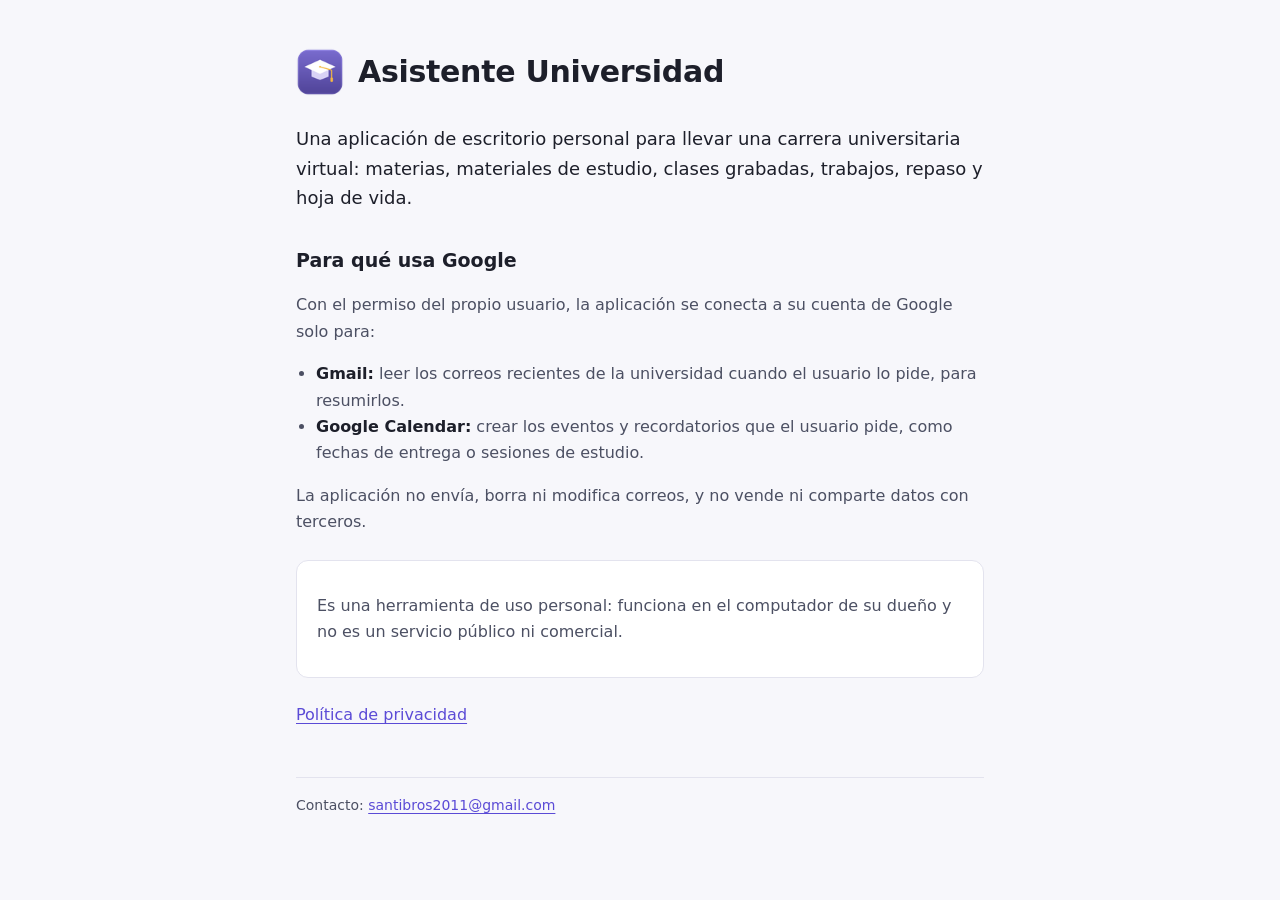
<file: index.html>
<!doctype html>
<html lang="es">
<head>
  <meta charset="utf-8">
  <meta name="viewport" content="width=device-width, initial-scale=1">
  <title>Asistente Universidad</title>
  <meta name="description" content="Aplicación de escritorio personal para organizar los estudios universitarios.">
  <link rel="icon" href="icono.png">
  <link rel="stylesheet" href="estilos.css">
</head>
<body>
  <main>
    <header>
      <img src="icono.png" alt="">
      <h1>Asistente Universidad</h1>
    </header>

    <p class="lead">Una aplicación de escritorio personal para llevar una carrera universitaria virtual: materias, materiales de estudio, clases grabadas, trabajos, repaso y hoja de vida.</p>

    <h2>Para qué usa Google</h2>
    <p>Con el permiso del propio usuario, la aplicación se conecta a su cuenta de Google solo para:</p>
    <ul>
      <li><strong>Gmail:</strong> leer los correos recientes de la universidad cuando el usuario lo pide, para resumirlos.</li>
      <li><strong>Google Calendar:</strong> crear los eventos y recordatorios que el usuario pide, como fechas de entrega o sesiones de estudio.</li>
    </ul>
    <p>La aplicación no envía, borra ni modifica correos, y no vende ni comparte datos con terceros.</p>

    <div class="caja">
      <p>Es una herramienta de uso personal: funciona en el computador de su dueño y no es un servicio público ni comercial.</p>
    </div>

    <p><a href="privacidad.html">Política de privacidad</a></p>

    <footer>Contacto: <a href="mailto:santibros2011@gmail.com">santibros2011@gmail.com</a></footer>
  </main>
</body>
</html>
</file>
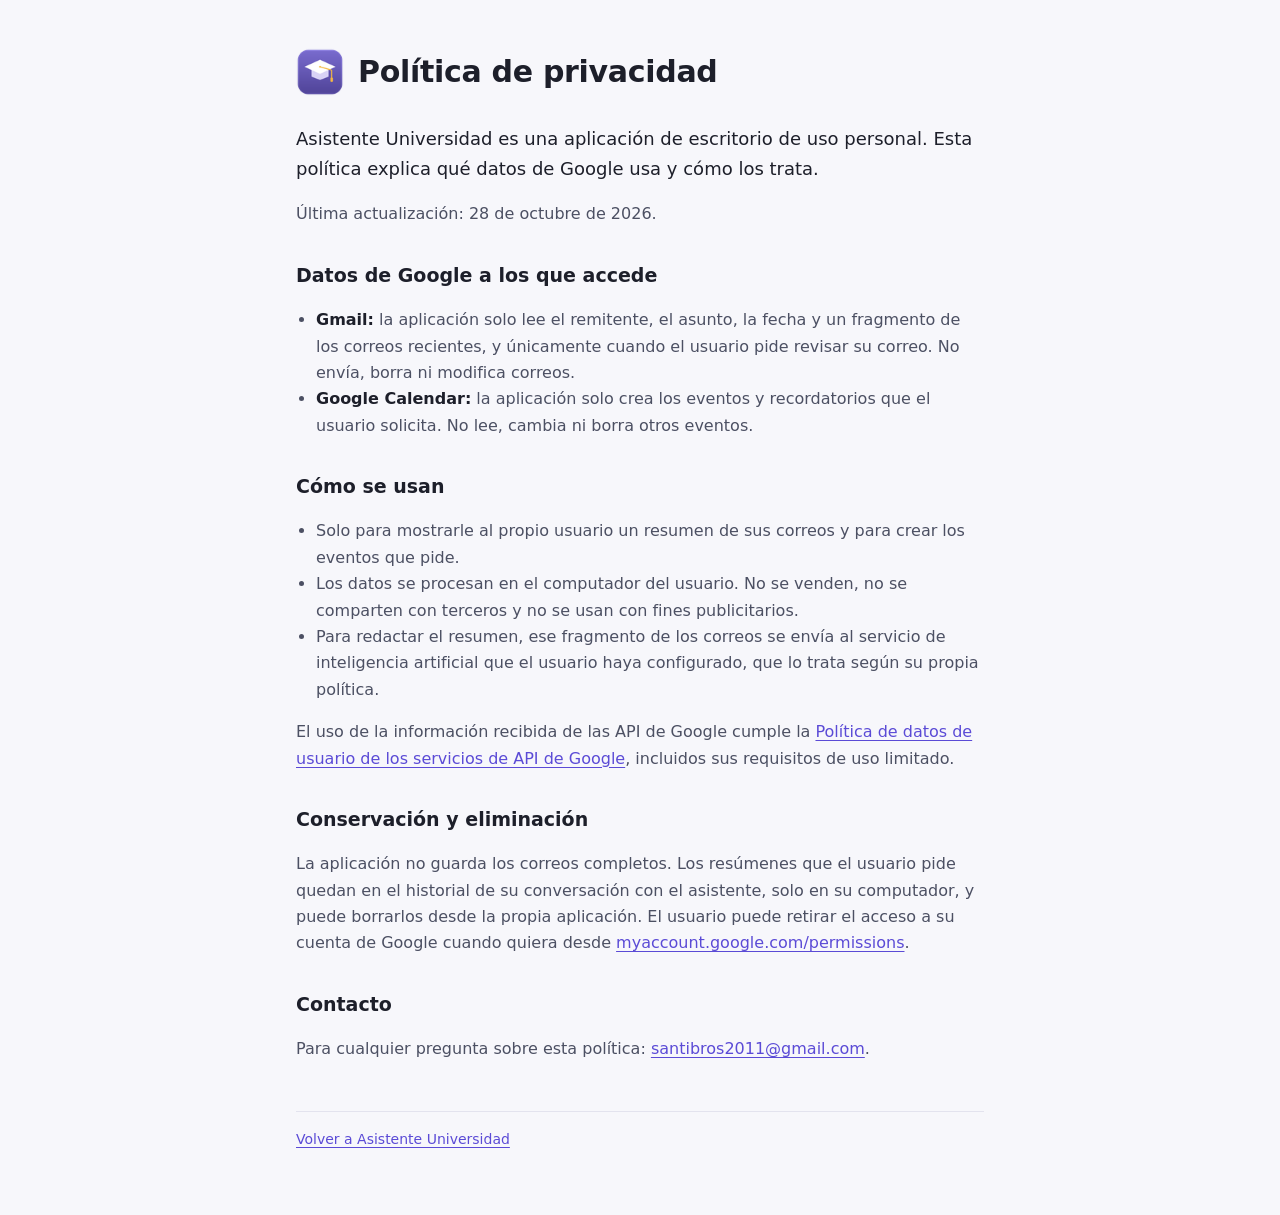
<file: privacidad.html>
<!doctype html>
<html lang="es">
<head>
  <meta charset="utf-8">
  <meta name="viewport" content="width=device-width, initial-scale=1">
  <title>Política de privacidad · Asistente Universidad</title>
  <meta name="description" content="Qué datos de Google usa Asistente Universidad y cómo los trata.">
  <link rel="icon" href="icono.png">
  <link rel="stylesheet" href="estilos.css">
</head>
<body>
  <main>
    <header>
      <img src="icono.png" alt="">
      <h1>Política de privacidad</h1>
    </header>

    <p class="lead">Asistente Universidad es una aplicación de escritorio de uso personal. Esta política explica qué datos de Google usa y cómo los trata.</p>
    <p>Última actualización: 28 de octubre de 2026.</p>

    <h2>Datos de Google a los que accede</h2>
    <ul>
      <li><strong>Gmail:</strong> la aplicación solo lee el remitente, el asunto, la fecha y un fragmento de los correos recientes, y únicamente cuando el usuario pide revisar su correo. No envía, borra ni modifica correos.</li>
      <li><strong>Google Calendar:</strong> la aplicación solo crea los eventos y recordatorios que el usuario solicita. No lee, cambia ni borra otros eventos.</li>
    </ul>

    <h2>Cómo se usan</h2>
    <ul>
      <li>Solo para mostrarle al propio usuario un resumen de sus correos y para crear los eventos que pide.</li>
      <li>Los datos se procesan en el computador del usuario. No se venden, no se comparten con terceros y no se usan con fines publicitarios.</li>
      <li>Para redactar el resumen, ese fragmento de los correos se envía al servicio de inteligencia artificial que el usuario haya configurado, que lo trata según su propia política.</li>
    </ul>
    <p>El uso de la información recibida de las API de Google cumple la <a href="https://developers.google.com/terms/api-services-user-data-policy">Política de datos de usuario de los servicios de API de Google</a>, incluidos sus requisitos de uso limitado.</p>

    <h2>Conservación y eliminación</h2>
    <p>La aplicación no guarda los correos completos. Los resúmenes que el usuario pide quedan en el historial de su conversación con el asistente, solo en su computador, y puede borrarlos desde la propia aplicación. El usuario puede retirar el acceso a su cuenta de Google cuando quiera desde <a href="https://myaccount.google.com/permissions">myaccount.google.com/permissions</a>.</p>

    <h2>Contacto</h2>
    <p>Para cualquier pregunta sobre esta política: <a href="mailto:santibros2011@gmail.com">santibros2011@gmail.com</a>.</p>

    <footer><a href="index.html">Volver a Asistente Universidad</a></footer>
  </main>
</body>
</html>
</file>
<file: estilos.css>
:root {
  color-scheme: light dark;
  --fondo: #f7f7fb;
  --superficie: #ffffff;
  --texto: #1d1f2a;
  --texto-2: #4c5063;
  --acento: #5b4bd6;
  --linea: #e3e3ee;
}
@media (prefers-color-scheme: dark) {
  :root {
    --fondo: #14151c;
    --superficie: #1c1d27;
    --texto: #ecedf3;
    --texto-2: #b3b6c6;
    --acento: #a99dff;
    --linea: #2c2e3b;
  }
}
* { box-sizing: border-box; }
body {
  margin: 0;
  background: var(--fondo);
  color: var(--texto);
  font: 16px/1.65 system-ui, -apple-system, "Segoe UI", Roboto, sans-serif;
}
main { max-width: 720px; margin: 0 auto; padding: 48px 16px 64px; }
header { display: flex; align-items: center; gap: 14px; margin-bottom: 28px; }
header img { width: 48px; height: 48px; border-radius: 12px; }
h1 { font-size: 30px; line-height: 1.2; margin: 0; letter-spacing: -0.01em; }
h2 { font-size: 19px; margin: 32px 0 8px; }
p, li { color: var(--texto-2); }
strong { color: var(--texto); }
a { color: var(--acento); text-underline-offset: 3px; }
a:focus-visible { outline: 2px solid var(--acento); outline-offset: 2px; border-radius: 3px; }
ul { padding-left: 20px; }
.lead { font-size: 18px; color: var(--texto); }
.caja { background: var(--superficie); border: 1px solid var(--linea); border-radius: 12px; padding: 16px 20px; margin: 24px 0; }
footer { margin-top: 48px; padding-top: 16px; border-top: 1px solid var(--linea); font-size: 14px; color: var(--texto-2); }
</file>
